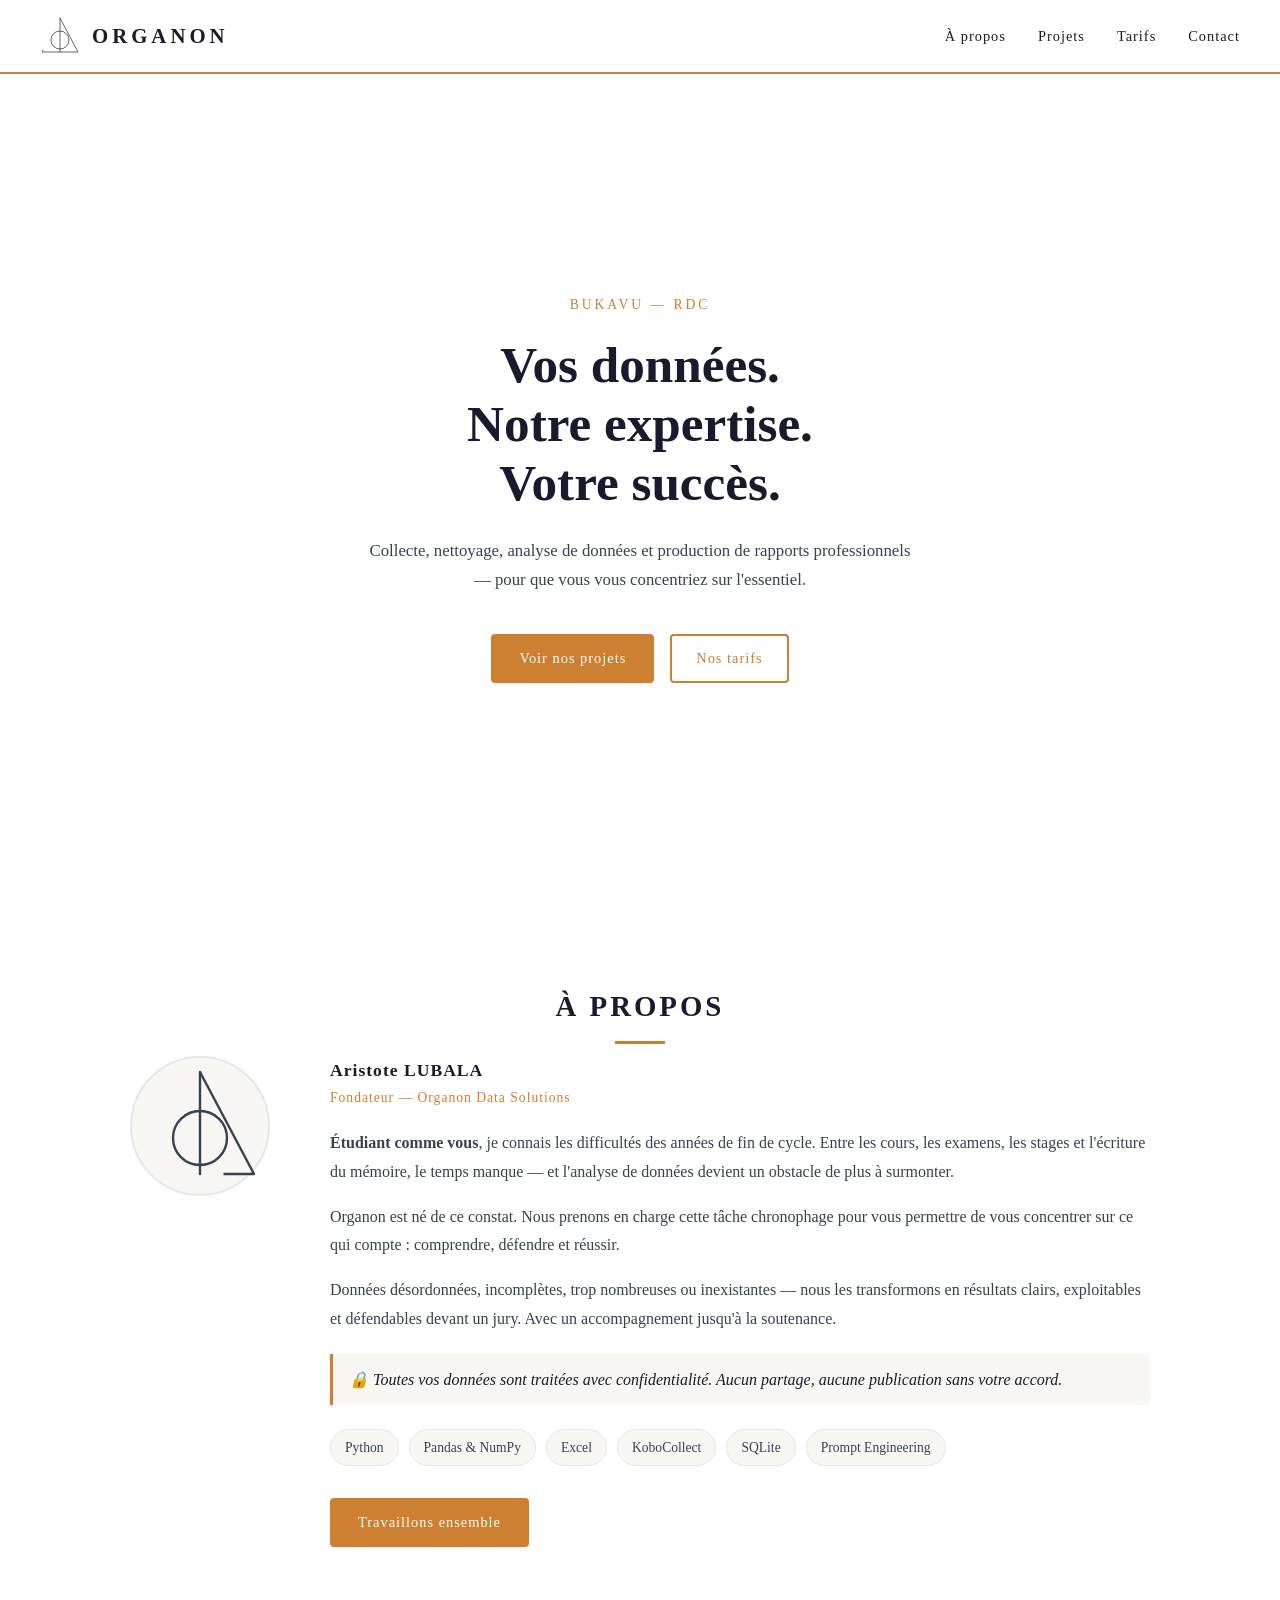
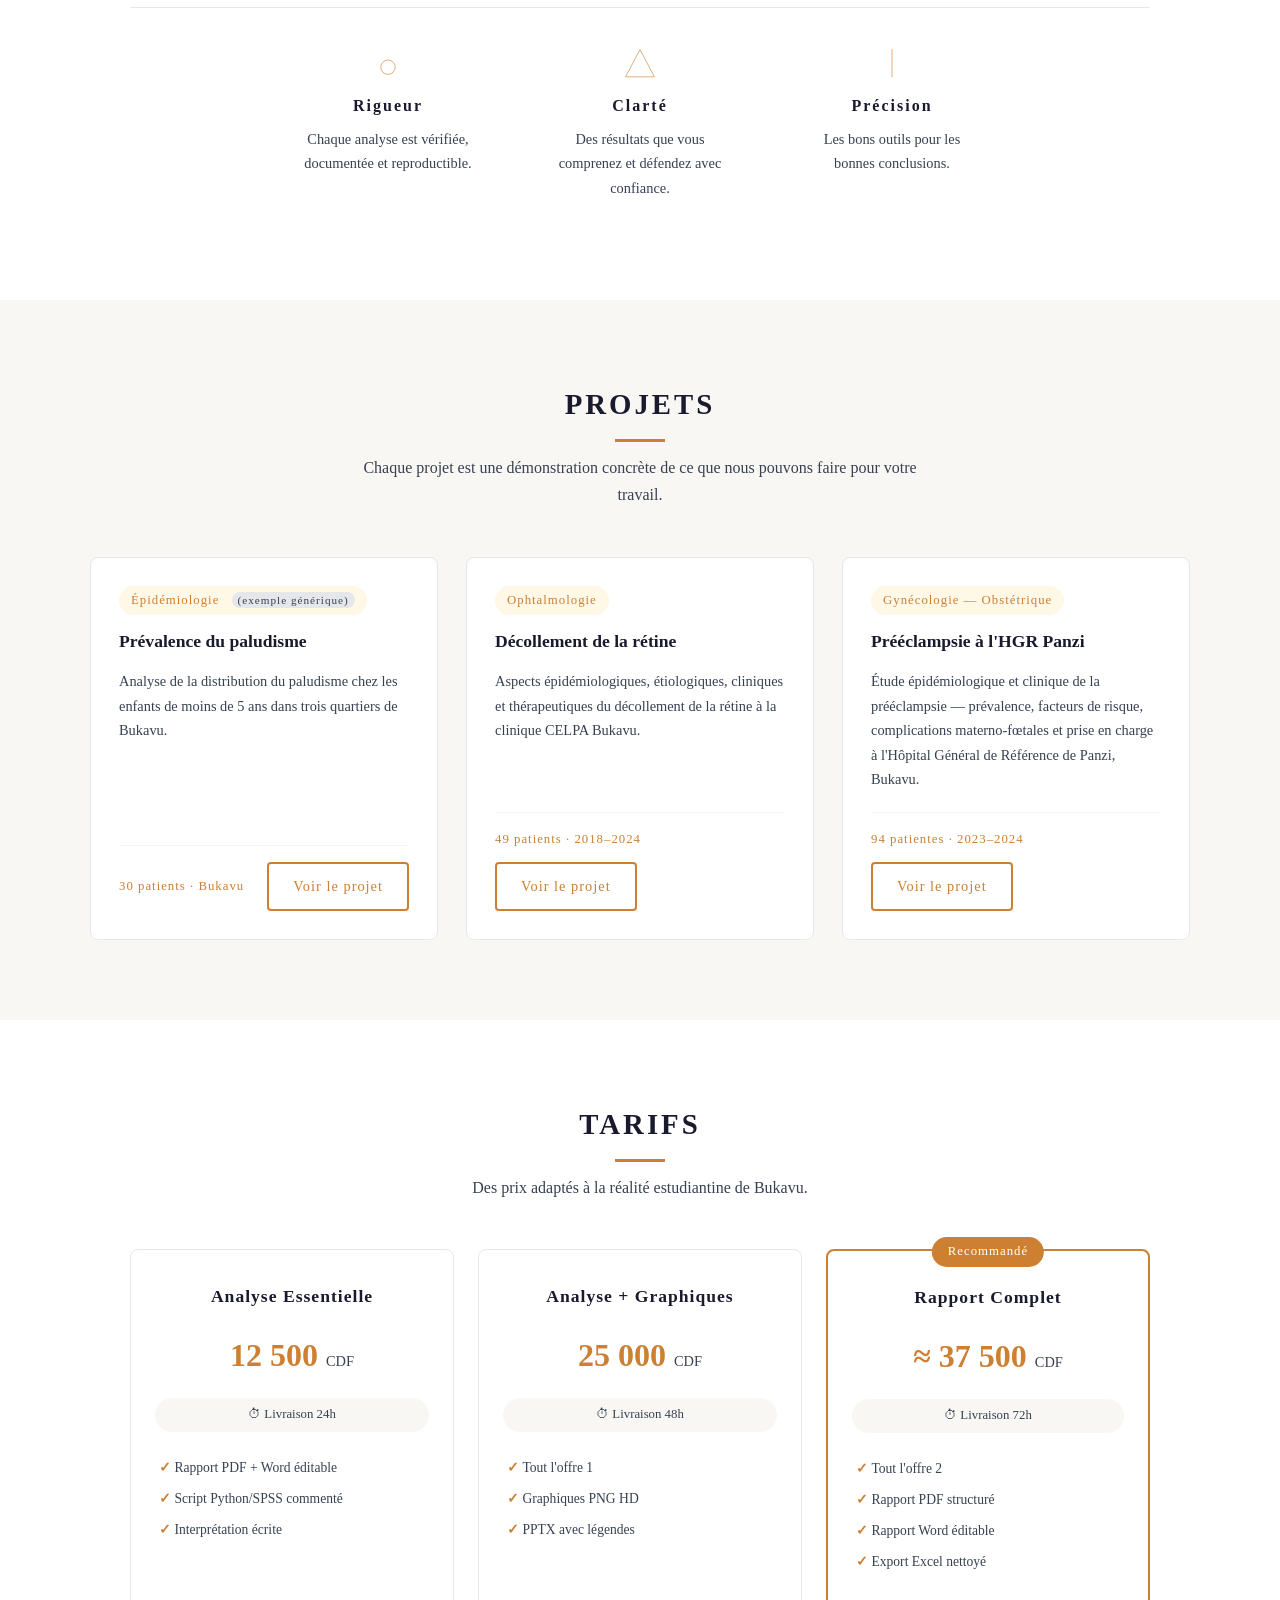
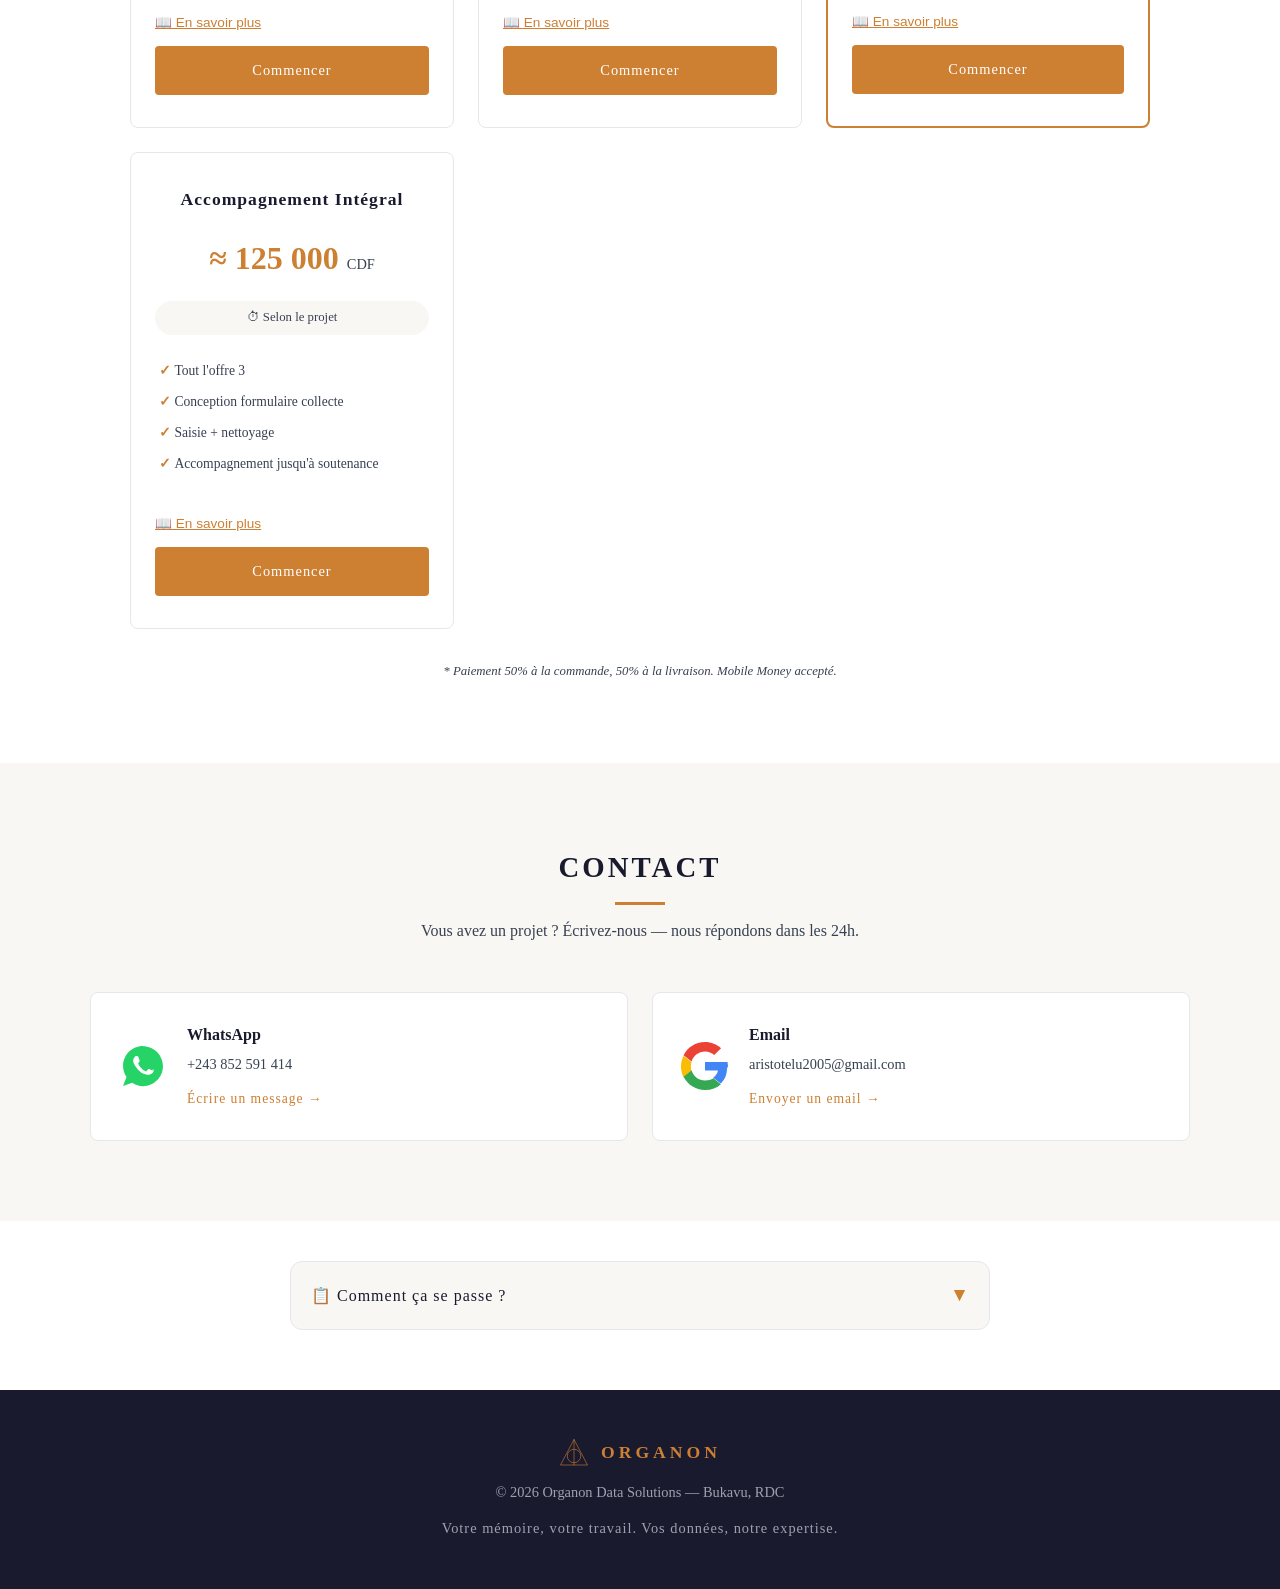
<file: index.html>
<!DOCTYPE html>
<html lang="fr">
<head>
  <meta charset="UTF-8" />
  <meta name="viewport" content="width=device-width, initial-scale=1.0" />
  <title>Organon Data Solutions — Bukavu</title>
  <link rel="stylesheet" href="assets/css/style.css" />
</head>
<body>

  <!-- =============================
       NAVIGATION - version approuvé 
       ============================= -->
  <nav class="navbar">
    <div class="nav-logo">
      <!-- Logo Harry Potter / Reliques de la Mort -->
      <svg xmlns="http://www.w3.org/2000/svg" viewBox="0 0 200 200" width="40" height="40">
        <line x1="100" y1="10" x2="100" y2="180" stroke="#374151" stroke-width="4" stroke-linecap="round" stroke-dasharray="170" stroke-dashoffset="170">
          <animate attributeName="stroke-dashoffset" from="170" to="0" dur="0.8s" begin="0s" fill="freeze"/>
        </line>
        <circle cx="100" cy="120" r="45" fill="none" stroke="#374151" stroke-width="4" stroke-dasharray="283" stroke-dashoffset="283">
          <animate attributeName="stroke-dashoffset" from="283" to="0" dur="0.8s" begin="0.8s" fill="freeze"/>
        </circle>
        <polygon points="100,10 190,180 10,180" fill="none" stroke="#374151" stroke-width="4" stroke-linejoin="round" stroke-dasharray="565" stroke-dashoffset="565">
          <animate attributeName="stroke-dashoffset" from="565" to="0" dur="1.2s" begin="1.6s" fill="freeze"/>
        </polygon>
      </svg>
      <span class="nav-title">ORGANON</span>
    </div>
    <ul class="nav-links">
      <li><a href="#apropos">À propos</a></li>
      <li><a href="#projets">Projets</a></li>
      <li><a href="#tarifs">Tarifs</a></li>
      <li><a href="#contact">Contact</a></li>
    </ul>
    <div class="burger">&#9776;</div>
  </nav>

  <!-- =============================
       HERO
       ============================= -->
  <section class="hero">
    <div class="hero-content">
      <p class="hero-tag">Bukavu — RDC</p>
      <h1>Vos données.<br/>Notre expertise.<br/>Votre succès.</h1>
      <p class="hero-sub">
        Collecte, nettoyage, analyse de données et production de rapports 
        professionnels — pour que vous vous concentriez sur l'essentiel.
      </p>
      <div class="hero-btns">
        <a href="#projets" class="btn-primary">Voir nos projets</a>
        <a href="#tarifs" class="btn-secondary">Nos tarifs</a>
      </div>
    </div>
  </section>

  <!-- =============================
       À PROPOS
       ============================= -->
  <section class="section" id="apropos">
    <h2 class="section-title">À propos</h2>
    <div class="apropos-wrapper">

      <div class="apropos-logo">
        <svg xmlns="http://www.w3.org/2000/svg" viewBox="0 0 200 200" width="120" height="120">
          <line x1="100" y1="10" x2="100" y2="180" stroke="#374151" stroke-width="4" stroke-linecap="round" stroke-dasharray="170" stroke-dashoffset="170">
            <animate attributeName="stroke-dashoffset" from="170" to="0" dur="0.8s" begin="0.3s" fill="freeze"/>
          </line>
          <circle cx="100" cy="120" r="45" fill="none" stroke="#374151" stroke-width="4" stroke-dasharray="283" stroke-dashoffset="283">
            <animate attributeName="stroke-dashoffset" from="283" to="0" dur="0.8s" begin="1.1s" fill="freeze"/>
          </circle>
          <polygon points="100,10 190,180 10,180" fill="none" stroke="#374151" stroke-width="4" stroke-linejoin="round" stroke-dasharray="565" stroke-dashoffset="565">
            <animate attributeName="stroke-dashoffset" from="565" to="0" dur="1.2s" begin="1.9s" fill="freeze"/>
          </polygon>
        </svg>
      </div>

      <div class="apropos-content">
        <p class="apropos-name">Aristote LUBALA</p>
        <p class="apropos-role">Fondateur — Organon Data Solutions</p>

        <p class="apropos-texte">
          <strong>Étudiant comme vous</strong>, je connais les difficultés des années de fin de cycle. 
          Entre les cours, les examens, les stages et l'écriture du mémoire, le temps manque — 
          et l'analyse de données devient un obstacle de plus à surmonter.
        </p>
        <p class="apropos-texte">
          Organon est né de ce constat. Nous prenons en charge cette tâche 
          chronophage pour vous permettre de vous concentrer sur ce qui compte : 
          comprendre, défendre et réussir.
        </p>
        <p class="apropos-texte">
          Données désordonnées, incomplètes, trop nombreuses ou inexistantes — 
          nous les transformons en résultats clairs, exploitables et défendables 
          devant un jury. Avec un accompagnement jusqu'à la soutenance.
        </p>

        <!-- Confidentialité -->
        <div class="confidentialite">
          🔒 Toutes vos données sont traitées avec confidentialité. Aucun partage, aucune publication sans votre accord.
        </div>

        <div class="apropos-competences">
          <span class="competence-tag">Python</span>
          <span class="competence-tag">Pandas & NumPy</span>
          <span class="competence-tag">Excel</span>
          <span class="competence-tag">KoboCollect</span>
          <span class="competence-tag">SQLite</span>
          <span class="competence-tag">Prompt Engineering</span>
        </div>

        <a href="#contact" class="btn-primary apropos-cta">Travaillons ensemble</a>
      </div>

    </div>

    <div class="valeurs">
      <div class="valeur-card">
        <span class="valeur-icon">
          <svg xmlns="http://www.w3.org/2000/svg" viewBox="0 0 200 200" width="32" height="32">
            <circle cx="100" cy="120" r="45" fill="none" stroke="#CD7F32" stroke-width="4"/>
          </svg>
        </span>
        <h3>Rigueur</h3>
        <p>Chaque analyse est vérifiée, documentée et reproductible.</p>
      </div>
      <div class="valeur-card">
        <span class="valeur-icon">
          <svg xmlns="http://www.w3.org/2000/svg" viewBox="0 0 200 200" width="32" height="32">
            <polygon points="100,10 190,180 10,180" fill="none" stroke="#CD7F32" stroke-width="4"/>
          </svg>
        </span>
        <h3>Clarté</h3>
        <p>Des résultats que vous comprenez et défendez avec confiance.</p>
      </div>
      <div class="valeur-card">
        <span class="valeur-icon">
          <svg xmlns="http://www.w3.org/2000/svg" viewBox="0 0 200 200" width="32" height="32">
            <line x1="100" y1="10" x2="100" y2="180" stroke="#CD7F32" stroke-width="4" stroke-linecap="round"/>
          </svg>
        </span>
        <h3>Précision</h3>
        <p>Les bons outils pour les bonnes conclusions.</p>
      </div>
    </div>
  </section>

  <!-- =============================
       PROJETS (avec projet 3 ajouté)
       ============================= -->
  <section class="section section-alt" id="projets">
    <h2 class="section-title">Projets</h2>
    <p class="section-sub">
      Chaque projet est une démonstration concrète de ce que nous pouvons 
      faire pour votre travail.
    </p>
    <div class="projets-grid">

      <!-- Projet 1 : générique -->
      <div class="projet-card">
        <div class="projet-tag">Épidémiologie <span class="badge-generique">(exemple générique)</span></div>
        <h3>Prévalence du paludisme</h3>
        <p>
          Analyse de la distribution du paludisme chez les enfants 
          de moins de 5 ans dans trois quartiers de Bukavu.
        </p>
        <div class="projet-footer">
          <span class="projet-meta">30 patients · Bukavu</span>
          <a href="projet1.html" class="btn-secondary">Voir le projet</a>
        </div>
      </div>

      <!-- Projet 2 : Ophtalmologie -->
      <div class="projet-card">
        <div class="projet-tag">Ophtalmologie</div>
        <h3>Décollement de la rétine</h3>
        <p>
          Aspects épidémiologiques, étiologiques, cliniques et thérapeutiques 
          du décollement de la rétine à la clinique CELPA Bukavu.
        </p>
        <div class="projet-footer">
          <span class="projet-meta">49 patients · 2018–2024</span>
          <a href="projet2.html" class="btn-secondary">Voir le projet</a>
        </div>
      </div>

      <!-- Projet 3 : Gynécologie (NOUVEAU) -->
      <div class="projet-card">
        <div class="projet-tag">Gynécologie — Obstétrique</div>
        <h3>Prééclampsie à l'HGR Panzi</h3>
        <p>
          Étude épidémiologique et clinique de la prééclampsie — prévalence, 
          facteurs de risque, complications materno-fœtales et prise en charge 
          à l'Hôpital Général de Référence de Panzi, Bukavu.
        </p>
        <div class="projet-footer">
          <span class="projet-meta">94 patientes · 2023–2024</span>
          <a href="projet3.html" class="btn-secondary">Voir le projet</a>
        </div>
      </div>

    </div>
  </section>

  <!-- =============================
       TARIFS
       ============================= -->
  <section class="section" id="tarifs">
    <h2 class="section-title">Tarifs</h2>
    <p class="section-sub">
      Des prix adaptés à la réalité estudiantine de Bukavu.
    </p>
    <div class="tarifs-grid">

      <!-- Offre 1 -->
      <div class="tarif-card">
        <h3>Analyse Essentielle</h3>
        <div class="tarif-prix">12 500 <span>CDF</span></div>
        <div class="tarif-delai">⏱ Livraison 24h</div>
        <ul>
          <li>Rapport PDF + Word éditable</li>
          <li>Script Python/SPSS commenté</li>
          <li>Interprétation écrite</li>
        </ul>
        <button class="btn-details" data-modal="modal1">📖 En savoir plus</button>
        <a href="https://wa.me/243852591414?text=Bonjour%2C%20je%20suis%20int%C3%A9ress%C3%A9%20par%20l%27offre%20%22Analyse%20Essentielle%22%20(12500%20CDF).%20Je%20souhaite%20commander." class="btn-primary">Commencer</a>
      </div>

      <!-- Offre 2 -->
      <div class="tarif-card">
        <h3>Analyse + Graphiques</h3>
        <div class="tarif-prix">25 000 <span>CDF</span></div>
        <div class="tarif-delai">⏱ Livraison 48h</div>
        <ul>
          <li>Tout l'offre 1</li>
          <li>Graphiques PNG HD</li>
          <li>PPTX avec légendes</li>
        </ul>
        <button class="btn-details" data-modal="modal2">📖 En savoir plus</button>
        <a href="https://wa.me/243852591414?text=Bonjour%2C%20je%20suis%20int%C3%A9ress%C3%A9%20par%20l%27offre%20%22Analyse%20%2B%20Graphiques%22%20(25000%20CDF)." class="btn-primary">Commencer</a>
      </div>

      <!-- Offre 3 (Recommandée) -->
      <div class="tarif-card tarif-featured">
        <div class="tarif-badge">Recommandé</div>
        <h3>Rapport Complet</h3>
        <div class="tarif-prix">≈ 37 500 <span>CDF</span></div>
        <div class="tarif-delai">⏱ Livraison 72h</div>
        <ul>
          <li>Tout l'offre 2</li>
          <li>Rapport PDF structuré</li>
          <li>Rapport Word éditable</li>
          <li>Export Excel nettoyé</li>
        </ul>
        <button class="btn-details" data-modal="modal3">📖 En savoir plus</button>
        <a href="https://wa.me/243852591414?text=Bonjour%2C%20je%20suis%20int%C3%A9ress%C3%A9%20par%20l%27offre%20%22Rapport%20Complet%22%20(environ%2037500%20CDF)." class="btn-primary">Commencer</a>
      </div>

      <!-- Offre 4 -->
      <div class="tarif-card">
        <h3>Accompagnement Intégral</h3>
        <div class="tarif-prix">≈ 125 000 <span>CDF</span></div>
        <div class="tarif-delai">⏱ Selon le projet</div>
        <ul>
          <li>Tout l'offre 3</li>
          <li>Conception formulaire collecte</li>
          <li>Saisie + nettoyage</li>
          <li>Accompagnement jusqu'à soutenance</li>
        </ul>
        <button class="btn-details" data-modal="modal4">📖 En savoir plus</button>
        <a href="https://wa.me/243852591414?text=Bonjour%2C%20je%20suis%20int%C3%A9ress%C3%A9%20par%20l%27offre%20%22Accompagnement%20Int%C3%A9gral%22%20(environ%20125000%20CDF)." class="btn-primary">Commencer</a>
      </div>

    </div>
    <p class="tarif-note">
      * Paiement 50% à la commande, 50% à la livraison. Mobile Money accepté.
    </p>
  </section>

  <!-- =============================
       POPUPS MODALS
       ============================= -->
  <!-- Modal 1 -->
  <div id="modal1" class="modal">
    <div class="modal-content">
      <span class="modal-close">&times;</span>
      <h4>📊 Analyse Essentielle</h4>
      <p><strong>Public :</strong> Étudiants qui ont déjà des données propres et veulent juste les résultats statistiques.</p>
      <p><strong>Livrables détaillés :</strong></p>
      <ul>
        <li>Rapport PDF <strong>ET Word éditable</strong> (tableaux faciles à copier)</li>
        <li>Script Python/SPSS commenté</li>
        <li>Interprétation écrite des résultats</li>
      </ul>
      <p><strong>💳 Paiement :</strong> 50% à la commande, 50% à la livraison.</p>
      <p><strong>🔒 Confidentialité totale.</strong></p>
    </div>
  </div>

  <!-- Modal 2 -->
  <div id="modal2" class="modal">
    <div class="modal-content">
      <span class="modal-close">&times;</span>
      <h4>📊 Analyse + Graphiques</h4>
      <p><strong>Public :</strong> Étudiants qui veulent des résultats chiffrés ET des visuels percutants pour leur soutenance.</p>
      <p><strong>Livrables détaillés :</strong></p>
      <ul>
        <li>Tout l'offre Analyse Essentielle</li>
        <li>Graphiques PNG haute résolution</li>
        <li><strong>PPTX (PowerPoint)</strong> avec graphiques et légendes prêts à présenter</li>
      </ul>
      <p><strong>💳 Paiement :</strong> 50% à la commande, 50% à la livraison.</p>
      <p><strong>🔒 Confidentialité totale.</strong></p>
    </div>
  </div>

  <!-- Modal 3 -->
  <div id="modal3" class="modal">
    <div class="modal-content">
      <span class="modal-close">&times;</span>
      <h4>📊 Rapport Complet</h4>
      <p><strong>Public :</strong> Étudiants qui veulent un document "clé en main" à déposer avec leur mémoire.</p>
      <p><strong>Livrables détaillés :</strong></p>
      <ul>
        <li>Tout l'offre Analyse + Graphiques (Word, PDF, PNG, PPTX)</li>
        <li>Rapport PDF structuré (méthodologie + résultats + interprétation)</li>
        <li>Rapport Word éditable</li>
        <li>Export Excel des données nettoyées</li>
      </ul>
      <p><strong>💳 Paiement :</strong> 50% à la commande, 50% à la livraison.</p>
      <p><strong>🔒 Confidentialité totale.</strong></p>
    </div>
  </div>

  <!-- Modal 4 -->
  <div id="modal4" class="modal">
    <div class="modal-content">
      <span class="modal-close">&times;</span>
      <h4>📊 Accompagnement Intégral</h4>
      <p><strong>Public :</strong> Étudiants qui partent de zéro ou veulent une aide jusqu'à la soutenance.</p>
      <p><strong>Livrables détaillés :</strong></p>
      <ul>
        <li>Tout l'offre Rapport Complet</li>
        <li>Conception du formulaire de collecte (KoboCollect, Google Forms)</li>
        <li>Saisie et nettoyage des données brutes</li>
        <li>Accompagnement WhatsApp illimité</li>
        <li>Révisions jusqu'à validation</li>
        <li>Simulation des questions du jury sur les stats</li>
      </ul>
      <p><strong>💳 Paiement :</strong> 50% à la commande, 50% à la livraison.</p>
      <p><strong>🔒 Confidentialité totale.</strong></p>
    </div>
  </div>

  <!-- =============================
       CONTACT
       ============================= -->
  <section class="section section-alt" id="contact">
    <h2 class="section-title">Contact</h2>
    <p class="section-sub">
      Vous avez un projet ? Écrivez-nous — nous répondons dans les 24h.
    </p>
    <div class="contact-grid">

      <!-- WhatsApp officiel -->
      <a href="https://wa.me/243852591414" target="_blank" class="contact-card">
        <div class="contact-icon">
          <svg xmlns="http://www.w3.org/2000/svg" viewBox="0 0 48 48" width="48" height="48">
            <path fill="#25D366" d="M24.01 4.07C13.07 4.07 4.07 13.07 4.07 24.01c0 4.02 1.22 7.89 3.48 11.09L4 44.02l9.22-3.25c3.2 2.16 7.01 3.36 10.79 3.36 10.94 0 19.94-9 19.94-19.93 0-10.94-9-19.93-19.94-19.93z"/>
            <path fill="#FFF" d="M33.5 28.7c-.5-.2-2.9-1.5-3.4-1.6-.4-.2-.8-.2-1.1.2-.3.4-1.2 1.6-1.5 1.9-.3.3-.6.3-1 .1-1.6-.8-3.6-2.2-5-4-1.2-1.4-2-3.1-2.2-3.6-.2-.4 0-.7.2-.9.2-.2.5-.6.7-.8.2-.3.3-.5.4-.9.1-.4 0-.7-.1-.9-.1-.3-.9-2.5-1.3-3.4-.3-.9-.7-.8-1-.8h-.9c-.3 0-.9.1-1.3.7-.5.6-1.8 1.7-1.8 4.1 0 2.4 1.7 4.7 2 5.1.3.4 3.5 5.7 8.5 7.9 1.2.5 2.2.8 3 .9 1.3.2 2.4.1 3.3-.2 1-.3 2.9-1.2 3.3-2.4.4-1.1.4-2.1.3-2.3-.1-.2-.4-.4-.9-.6z"/>
          </svg>
        </div>
        <div class="contact-info">
          <h3>WhatsApp</h3>
          <p>+243 852 591 414</p>
          <span class="contact-action">Écrire un message →</span>
        </div>
      </a>

      <!-- Email officiel Gmail -->
      <a href="mailto:aristotelu2005@gmail.com" class="contact-card">
        <div class="contact-icon">
          <svg xmlns="http://www.w3.org/2000/svg" viewBox="0 0 48 48" width="48" height="48">
            <path fill="#EA4335" d="M24 9.5c3.54 0 6.71 1.22 9.21 3.6l6.85-6.85C35.9 2.38 30.2 0 24 0 14.62 0 6.51 5.38 2.56 13.22l7.98 6.2C12.43 13.72 17.74 9.5 24 9.5z"/>
            <path fill="#4285F4" d="M46.98 24.55c0-1.56-.16-3.14-.52-4.64H24v8.64h12.96c-.56 2.96-2.26 5.48-4.78 7.18l7.52 5.86c4.02-3.68 6.28-9.07 6.28-15.04z"/>
            <path fill="#FBBC05" d="M10.54 28.78c-.96-2.88-.96-5.98 0-8.86l-7.98-6.2c-3.44 6.86-3.44 14.86 0 21.72l7.98-6.2z"/>
            <path fill="#34A853" d="M24 48c6.48 0 11.93-2.13 15.89-5.81l-7.52-5.86c-2.12 1.44-4.92 2.27-8.37 2.27-6.26 0-11.57-4.22-13.46-10.02l-7.98 6.2C6.51 42.62 14.62 48 24 48z"/>
          </svg>
        </div>
        <div class="contact-info">
          <h3>Email</h3>
          <p>aristotelu2005@gmail.com</p>
          <span class="contact-action">Envoyer un email →</span>
        </div>
      </a>

    </div>
  </section>

  <!-- =============================
       PROCESS (accordéon discret) - PLACÉ AVANT LE FOOTER
       ============================= -->
  <section class="process-section" id="process">
    <div class="process-header">
      <h3 class="process-title">📋 Comment ça se passe ?</h3>
      <button id="processToggle" class="process-toggle">▼</button>
    </div>
    <div id="processContent" class="process-content hidden-process">
      <div class="process-steps">
        <div class="step">
          <span class="step-number">1</span>
          <div class="step-text">
            <strong>Vous envoyez vos données</strong>
            <p>Excel, KoboCollect, formulaire papier scanné, ou même photo d'un questionnaire.</p>
          </div>
        </div>
        <div class="step">
          <span class="step-number">2</span>
          <div class="step-text">
            <strong>On analyse et on produit</strong>
            <p>Statistiques, graphiques, rapport Word, PPTX — selon votre offre.</p>
          </div>
        </div>
        <div class="step">
          <span class="step-number">3</span>
          <div class="step-text">
            <strong>Vous validez et payez le solde</strong>
            <p>50% à la commande, 50% à la livraison. Paiement par Mobile Money (M-Pesa, Orange Money).</p>
          </div>
        </div>
      </div>
    </div>
  </section>

  <!-- =============================
       FOOTER
       ============================= -->
  <footer class="footer">
    <div class="footer-logo">
      <svg xmlns="http://www.w3.org/2000/svg" viewBox="0 0 200 200" width="30" height="30">
        <line x1="100" y1="10" x2="100" y2="180" stroke="#CD7F32" stroke-width="4" stroke-linecap="round"/>
        <circle cx="100" cy="120" r="45" fill="none" stroke="#CD7F32" stroke-width="4"/>
        <polygon points="100,10 190,180 10,180" fill="none" stroke="#CD7F32" stroke-width="4" stroke-linejoin="round"/>
      </svg>
      <span>ORGANON</span>
    </div>
    <p>© 2026 Organon Data Solutions — Bukavu, RDC</p>
    <p class="footer-sub">Votre mémoire, votre travail. Vos données, notre expertise.</p>
  </footer>

  <script src="assets/js/main.js"></script>
  <script data-goatcounter="https://organon-lite.goatcounter.com/count"
        async src="//gc.zgo.at/count.js"></script>

</body>
</html>
</file>
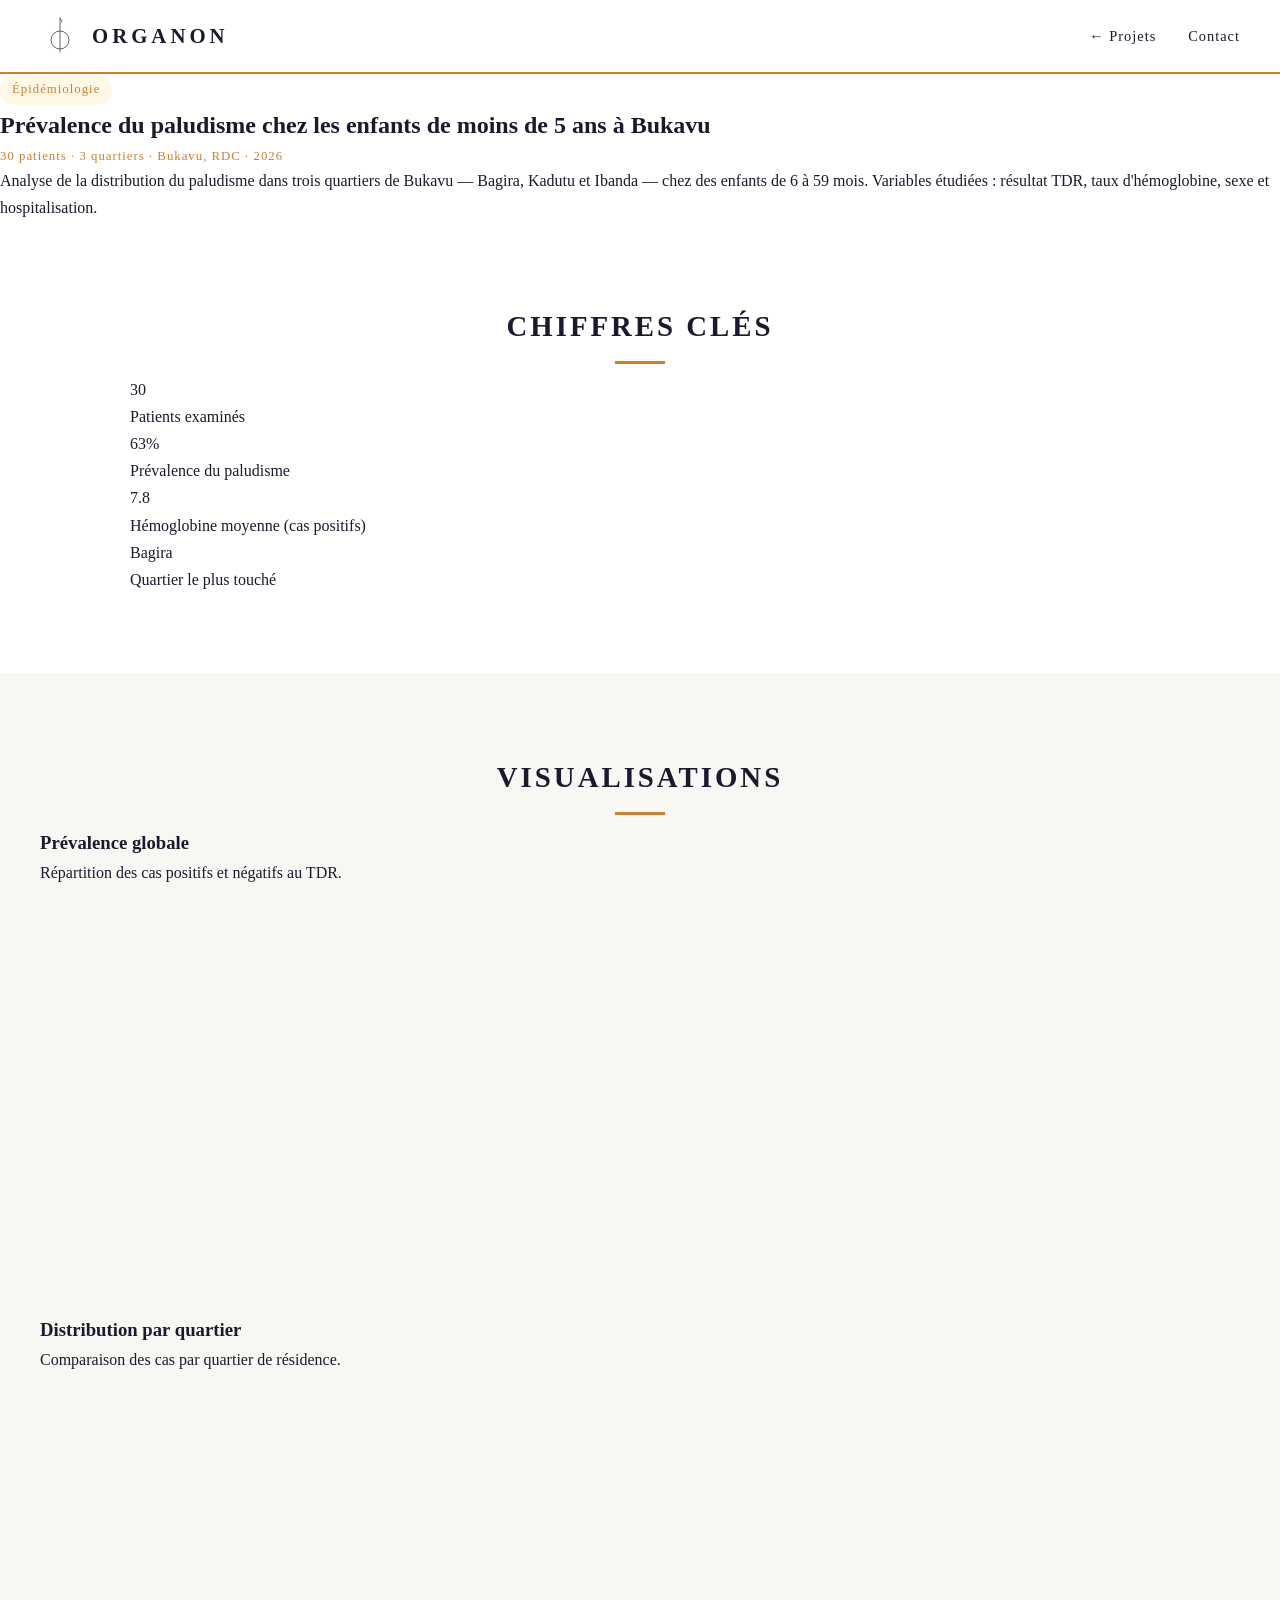
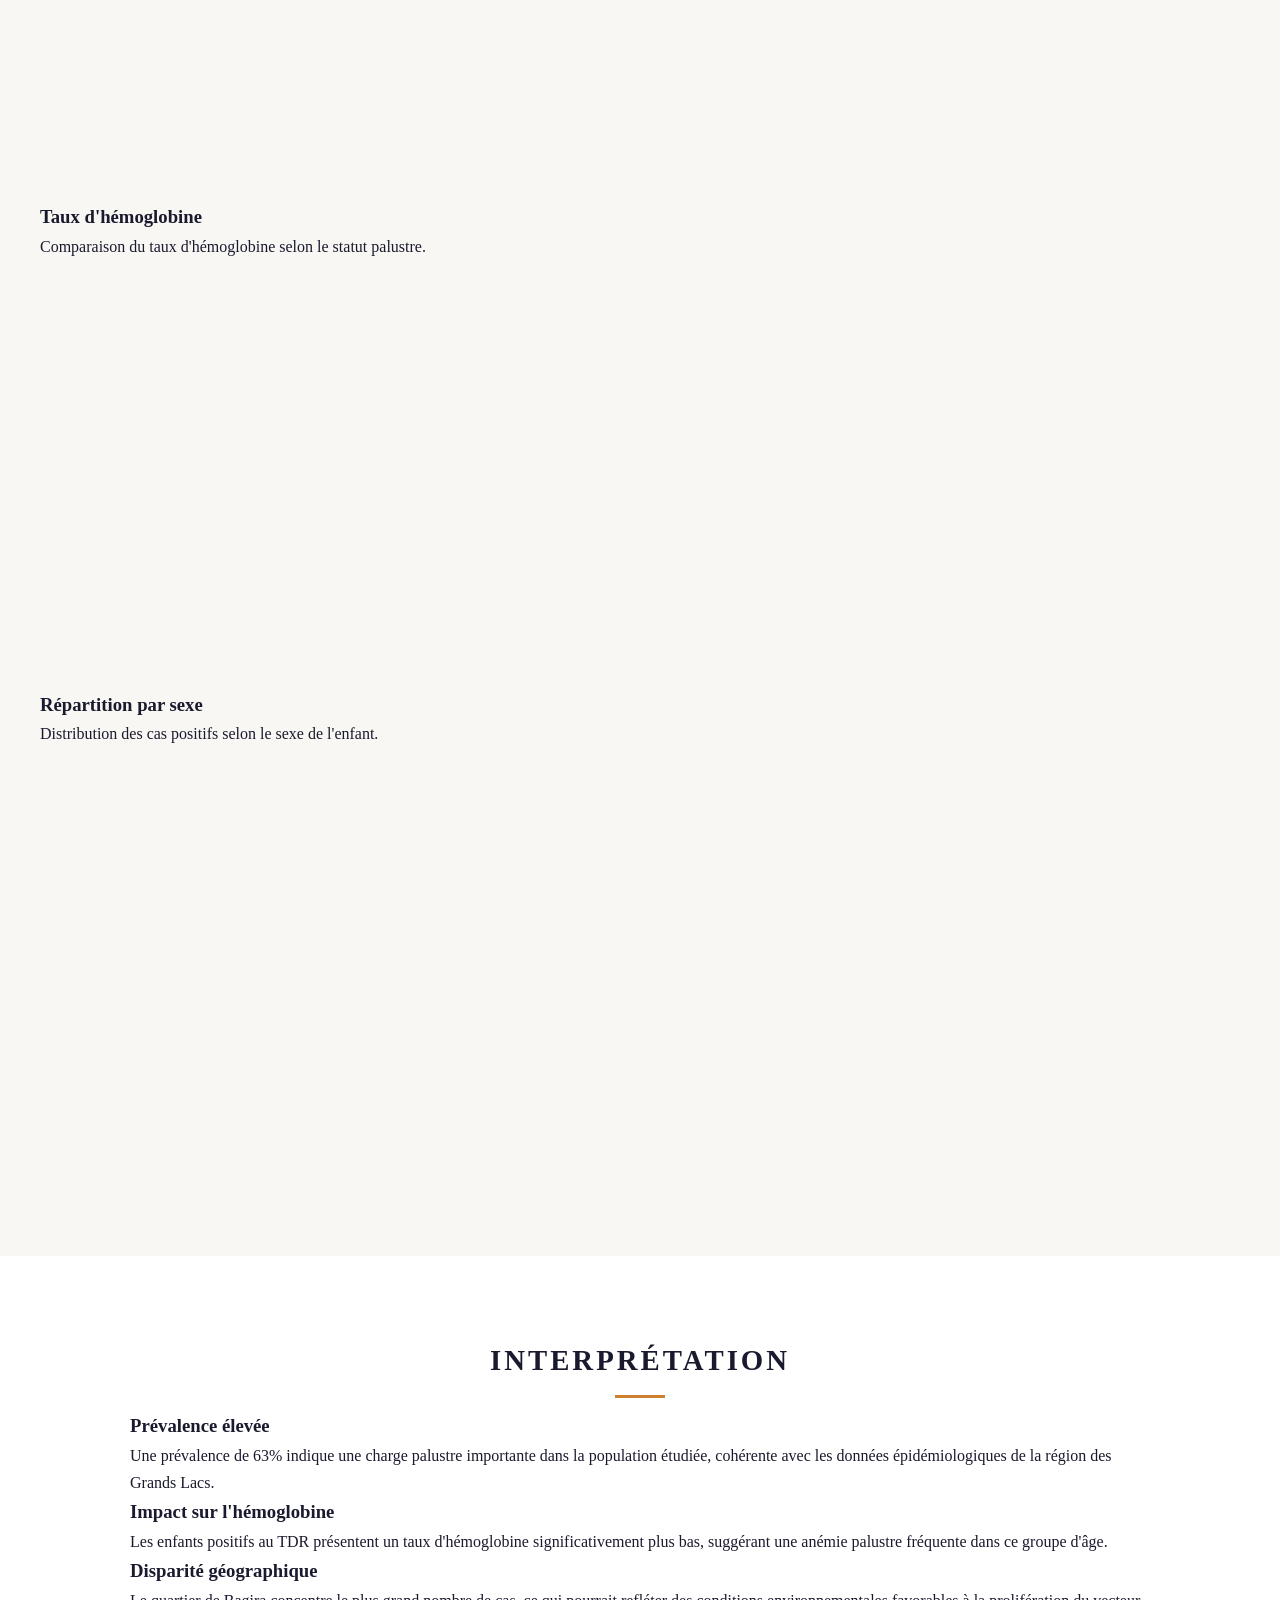
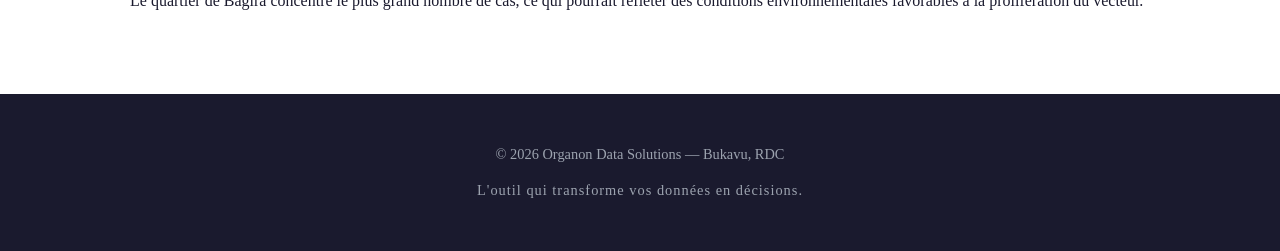
<file: projet1.html>
<!DOCTYPE html>
<html lang="fr">
<head>
  <meta charset="UTF-8" />
  <meta name="viewport" content="width=device-width, initial-scale=1.0" />
  <title>Projet 1 — Paludisme | Organon</title>
  <link rel="stylesheet" href="assets/css/style.css" />
  <link rel="stylesheet" href="assets/css/projet.css" />
</head>
<body>

  <!-- NAVBAR -->
  <nav class="navbar">
    <div class="nav-logo">
      <svg xmlns="http://www.w3.org/2000/svg" viewBox="0 0 200 200" width="40" height="40">
        <line x1="100" y1="10" x2="100" y2="180" stroke="#374151" stroke-width="4" stroke-linecap="round" stroke-dasharray="170" stroke-dashoffset="170">
          <animate attributeName="stroke-dashoffset" from="170" to="0" dur="0.8s" begin="0s" fill="freeze"/>
        </line>
        <circle cx="100" cy="120" r="45" fill="none" stroke="#374151" stroke-width="4" stroke-dasharray="283" stroke-dashoffset="283">
          <animate attributeName="stroke-dashoffset" from="283" to="0" dur="0.8s" begin="0.8s" fill="freeze"/>
        </circle>
        <polygon points="100,10 190,180 10,180" fill="none" stroke="#374151" stroke-width="4" stroke-linejoin="round" stroke-dasharray="565" stroke-dashoffset="565">
          <animate attributeName="stroke-dashoffset" from="565" to="0" dur="1.2s" begin="1.6s" fill="freeze"/>
        </polygon>
      </svg>
      <span class="nav-title">ORGANON</span>
    </div>
    <ul class="nav-links">
      <li><a href="index.html#projets">← Projets</a></li>
      <li><a href="index.html#contact">Contact</a></li>
    </ul>
  </nav>

  <!-- EN-TÊTE PROJET -->
  <section class="projet-hero">
    <div class="projet-hero-content">
      <div class="projet-tag">Épidémiologie</div>
      <h1>Prévalence du paludisme chez les enfants de moins de 5 ans à Bukavu</h1>
      <p class="projet-meta">30 patients · 3 quartiers · Bukavu, RDC · 2026</p>
      <p class="projet-desc">
        Analyse de la distribution du paludisme dans trois quartiers de Bukavu —
        Bagira, Kadutu et Ibanda — chez des enfants de 6 à 59 mois.
        Variables étudiées : résultat TDR, taux d'hémoglobine, sexe et hospitalisation.
      </p>
    </div>
  </section>

  <!-- CHIFFRES CLÉS -->
  <section class="section">
    <h2 class="section-title">Chiffres clés</h2>
    <div class="kpi-grid">
      <div class="kpi-card">
        <div class="kpi-valeur">30</div>
        <div class="kpi-label">Patients examinés</div>
      </div>
      <div class="kpi-card">
        <div class="kpi-valeur">63%</div>
        <div class="kpi-label">Prévalence du paludisme</div>
      </div>
      <div class="kpi-card">
        <div class="kpi-valeur">7.8</div>
        <div class="kpi-label">Hémoglobine moyenne (cas positifs)</div>
      </div>
      <div class="kpi-card">
        <div class="kpi-valeur">Bagira</div>
        <div class="kpi-label">Quartier le plus touché</div>
      </div>
    </div>
  </section>

  <!-- GRAPHIQUES -->
  <section class="section section-alt">
    <h2 class="section-title">Visualisations</h2>
    <div class="graphiques-grid">

      <div class="graphique-bloc">
        <h3>Prévalence globale</h3>
        <p>Répartition des cas positifs et négatifs au TDR.</p>
        <iframe src="graphiques/graph1a.html" width="100%" height="420" frameborder="0"></iframe>
      </div>

      <div class="graphique-bloc">
        <h3>Distribution par quartier</h3>
        <p>Comparaison des cas par quartier de résidence.</p>
        <iframe src="graphiques/graph1b.html" width="100%" height="420" frameborder="0"></iframe>
      </div>

      <div class="graphique-bloc">
        <h3>Taux d'hémoglobine</h3>
        <p>Comparaison du taux d'hémoglobine selon le statut palustre.</p>
        <iframe src="graphiques/graph1c.html" width="100%" height="420" frameborder="0"></iframe>
      </div>

      <div class="graphique-bloc">
        <h3>Répartition par sexe</h3>
        <p>Distribution des cas positifs selon le sexe de l'enfant.</p>
        <iframe src="graphiques/graph1d.html" width="100%" height="420" frameborder="0"></iframe>
      </div>

    </div>
  </section>

  <!-- INTERPRÉTATION -->
  <section class="section">
    <h2 class="section-title">Interprétation</h2>
    <div class="interpretation">
      <div class="interpretation-bloc">
        <h3>Prévalence élevée</h3>
        <p>
          Une prévalence de 63% indique une charge palustre importante
          dans la population étudiée, cohérente avec les données
          épidémiologiques de la région des Grands Lacs.
        </p>
      </div>
      <div class="interpretation-bloc">
        <h3>Impact sur l'hémoglobine</h3>
        <p>
          Les enfants positifs au TDR présentent un taux d'hémoglobine
          significativement plus bas, suggérant une anémie palustre
          fréquente dans ce groupe d'âge.
        </p>
      </div>
      <div class="interpretation-bloc">
        <h3>Disparité géographique</h3>
        <p>
          Le quartier de Bagira concentre le plus grand nombre de cas,
          ce qui pourrait refléter des conditions environnementales
          favorables à la prolifération du vecteur.
        </p>
      </div>
    </div>
  </section>

  <!-- FOOTER -->
  <footer class="footer">
    <p>© 2026 Organon Data Solutions — Bukavu, RDC</p>
    <p class="footer-sub">L'outil qui transforme vos données en décisions.</p>
  </footer>

  <script src="assets/js/main.js"></script>
  <script data-goatcounter="https://organon-lite.goatcounter.com/count"
        async src="//gc.zgo.at/count.js"></script>

</body>
</html>
</file>
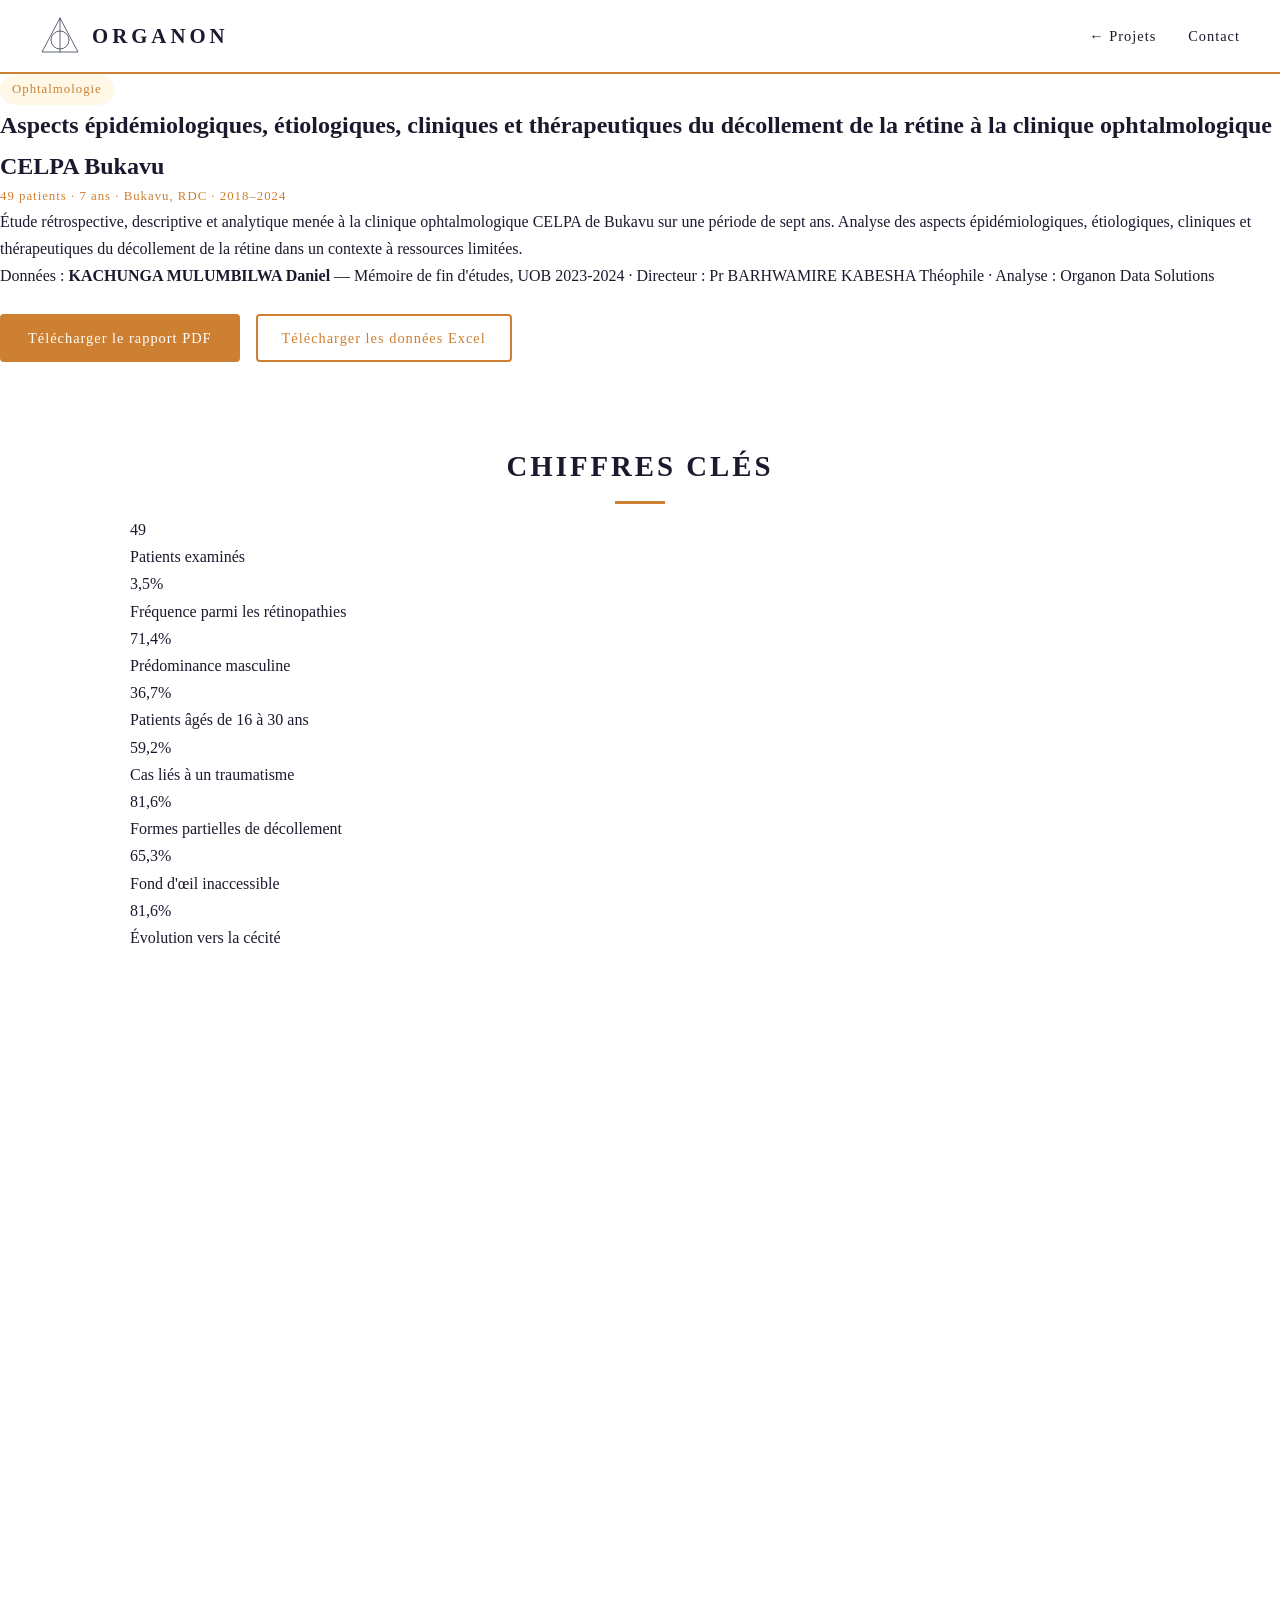
<file: projet2.html>
<!DOCTYPE html>
<html lang="fr">
<head>
  <meta charset="UTF-8" />
  <meta name="viewport" content="width=device-width, initial-scale=1.0" />
  <title>Projet 2 — Décollement de la rétine | Organon</title>
  <link rel="stylesheet" href="assets/css/style.css" />
  <link rel="stylesheet" href="assets/css/projet.css" />
</head>
<body>

  <!-- NAVBAR -->
  <nav class="navbar">
    <div class="nav-logo">
      <svg xmlns="http://www.w3.org/2000/svg" viewBox="0 0 200 200" width="40" height="40">
        <line x1="100" y1="10" x2="100" y2="180" stroke="#374151" stroke-width="4" stroke-linecap="round" stroke-dasharray="170" stroke-dashoffset="170">
          <animate attributeName="stroke-dashoffset" from="170" to="0" dur="0.8s" begin="0s" fill="freeze"/>
        </line>
        <circle cx="100" cy="120" r="45" fill="none" stroke="#374151" stroke-width="4" stroke-dasharray="283" stroke-dashoffset="283">
          <animate attributeName="stroke-dashoffset" from="283" to="0" dur="0.8s" begin="0.8s" fill="freeze"/>
        </circle>
        <polygon points="100,10 190,180 10,180" fill="none" stroke="#374151" stroke-width="4" stroke-linejoin="round" stroke-dasharray="565" stroke-dashoffset="565">
          <animate attributeName="stroke-dashoffset" from="565" to="0" dur="1.2s" begin="1.6s" fill="freeze"/>
        </polygon>
      </svg>
      <span class="nav-title">ORGANON</span>
    </div>
    <ul class="nav-links">
      <li><a href="index.html#projets">← Projets</a></li>
      <li><a href="index.html#contact">Contact</a></li>
    </ul>
    <div class="burger">&#9776;</div>
  </nav>

  <!-- EN-TÊTE PROJET -->
  <section class="projet-hero">
    <div class="projet-hero-content">
      <div class="projet-tag">Ophtalmologie</div>
      <h1>
        Aspects épidémiologiques, étiologiques, cliniques et thérapeutiques
        du décollement de la rétine à la clinique ophtalmologique CELPA Bukavu
      </h1>
      <p class="projet-meta">
        49 patients · 7 ans · Bukavu, RDC · 2018–2024
      </p>
      <p class="projet-desc">
        Étude rétrospective, descriptive et analytique menée à la clinique
        ophtalmologique CELPA de Bukavu sur une période de sept ans.
        Analyse des aspects épidémiologiques, étiologiques, cliniques et
        thérapeutiques du décollement de la rétine dans un contexte
        à ressources limitées.
      </p>
      <p class="projet-credit">
        Données : <strong>KACHUNGA MULUMBILWA Daniel</strong> —
        Mémoire de fin d'études, UOB 2023-2024 ·
        Directeur : Pr BARHWAMIRE KABESHA Théophile ·
        Analyse : Organon Data Solutions
      </p>
      <div class="projet-hero-btns">
        <a href="projets/projet2/rapports/rapport_projet2_kachunga.pdf"
           download class="btn-primary">
          Télécharger le rapport PDF
        </a>
        <a href="projets/projet2/rapports/projet2_kachunga_donnees.xlsx"
           download class="btn-secondary">
          Télécharger les données Excel
        </a>
      </div>
    </div>
  </section>

  <!-- CHIFFRES CLÉS -->
  <section class="section">
    <h2 class="section-title">Chiffres clés</h2>
    <div class="kpi-grid">
      <div class="kpi-card">
        <div class="kpi-valeur">49</div>
        <div class="kpi-label">Patients examinés</div>
      </div>
      <div class="kpi-card">
        <div class="kpi-valeur">3,5%</div>
        <div class="kpi-label">Fréquence parmi les rétinopathies</div>
      </div>
      <div class="kpi-card">
        <div class="kpi-valeur">71,4%</div>
        <div class="kpi-label">Prédominance masculine</div>
      </div>
      <div class="kpi-card">
        <div class="kpi-valeur">36,7%</div>
        <div class="kpi-label">Patients âgés de 16 à 30 ans</div>
      </div>
      <div class="kpi-card">
        <div class="kpi-valeur">59,2%</div>
        <div class="kpi-label">Cas liés à un traumatisme</div>
      </div>
      <div class="kpi-card">
        <div class="kpi-valeur">81,6%</div>
        <div class="kpi-label">Formes partielles de décollement</div>
      </div>
      <div class="kpi-card">
        <div class="kpi-valeur">65,3%</div>
        <div class="kpi-label">Fond d'œil inaccessible</div>
      </div>
      <div class="kpi-card">
        <div class="kpi-valeur">81,6%</div>
        <div class="kpi-label">Évolution vers la cécité</div>
      </div>
    </div>
  </section>

  <!-- GRAPHIQUES -->
  <section class="section section-alt">
    <h2 class="section-title">Visualisations</h2>
    <div class="graphiques-grid">

      <div class="graphique-bloc">
        <h3>Répartition par sexe</h3>
        <p>Distribution des patients selon le sexe.</p>
        <img src="projets/projet2/graphiques/sexe_barres_vert.png"
             alt="Répartition par sexe" />
      </div>

      <div class="graphique-bloc">
        <h3>Répartition par tranche d'âge</h3>
        <p>Distribution des patients selon la tranche d'âge.</p>
        <img src="projets/projet2/graphiques/tranche_age_barres_vert.png"
             alt="Tranche d'âge" />
      </div>

      <div class="graphique-bloc">
        <h3>Distribution de l'âge</h3>
        <p>Courbe de densité de l'âge des patients.</p>
        <img src="projets/projet2/graphiques/age_densite.png"
             alt="Distribution de l'âge" />
      </div>

      <div class="graphique-bloc">
        <h3>Profession</h3>
        <p>Répartition selon la catégorie professionnelle.</p>
        <img src="projets/projet2/graphiques/profession_donut.png"
             alt="Profession" />
      </div>

      <div class="graphique-bloc">
        <h3>Résidence</h3>
        <p>Provenance géographique des patients.</p>
        <img src="projets/projet2/graphiques/residence_donut.png"
             alt="Résidence" />
      </div>

      <div class="graphique-bloc">
        <h3>Niveau d'instruction</h3>
        <p>Répartition selon le niveau d'instruction.</p>
        <img src="projets/projet2/graphiques/niveau_instruction_barres_vert.png"
             alt="Niveau d'instruction" />
      </div>

      <div class="graphique-bloc">
        <h3>Statut matrimonial</h3>
        <p>Répartition selon le statut matrimonial.</p>
        <img src="projets/projet2/graphiques/statut_matrimonial_donut.png"
             alt="Statut matrimonial" />
      </div>

      <div class="graphique-bloc">
        <h3>Antécédents médicaux</h3>
        <p>Antécédents médicaux personnels des patients.</p>
        <img src="projets/projet2/graphiques/atcd_medicaux_barres_vert.png"
             alt="Antécédents médicaux" />
      </div>

      <div class="graphique-bloc">
        <h3>Antécédents ophtalmologiques</h3>
        <p>Antécédents ophtalmologiques des patients.</p>
        <img src="projets/projet2/graphiques/atcd_ophtalmologiques_donut.png"
             alt="Antécédents ophtalmologiques" />
      </div>

      <div class="graphique-bloc">
        <h3>Motifs de consultation</h3>
        <p>Principaux motifs ayant conduit les patients à consulter.</p>
        <img src="projets/projet2/graphiques/motif_consultation_barres_vert.png"
             alt="Motifs de consultation" />
      </div>

      <div class="graphique-bloc">
        <h3>Latéralité</h3>
        <p>Œil atteint — droit, gauche ou bilatéral.</p>
        <img src="projets/projet2/graphiques/lateralite_barres_vert.png"
             alt="Latéralité" />
      </div>

      <div class="graphique-bloc">
        <h3>Type de décollement</h3>
        <p>Répartition entre décollement partiel et total.</p>
        <img src="projets/projet2/graphiques/type_decollement_donut.png"
             alt="Type de décollement" />
      </div>

      <div class="graphique-bloc">
        <h3>Fond d'œil</h3>
        <p>Résultats de l'examen du fond d'œil.</p>
        <img src="projets/projet2/graphiques/fond_oeil_barres_vert.png"
             alt="Fond d'œil" />
      </div>

      <div class="graphique-bloc">
        <h3>Pression intraoculaire</h3>
        <p>Répartition selon la pression intraoculaire mesurée.</p>
        <img src="projets/projet2/graphiques/pression_intraoculaire_barres_vert.png"
             alt="Pression intraoculaire" />
      </div>

      <div class="graphique-bloc">
        <h3>Bilan paraclinique</h3>
        <p>Examens complémentaires réalisés.</p>
        <img src="projets/projet2/graphiques/bilan_barres_vert.png"
             alt="Bilan paraclinique" />
      </div>

      <div class="graphique-bloc">
        <h3>Étiologies</h3>
        <p>Répartition des patients selon l'étiologie du décollement.</p>
        <img src="projets/projet2/graphiques/etiologie_barres_vert.png"
             alt="Étiologies" />
      </div>

      <div class="graphique-bloc">
        <h3>Prise en charge</h3>
        <p>Répartition entre traitement médical et chirurgical.</p>
        <img src="projets/projet2/graphiques/prise_en_charge_barres_vert.png"
             alt="Prise en charge" />
      </div>

      <div class="graphique-bloc">
        <h3>Évolution</h3>
        <p>Résultats thérapeutiques — amélioration ou cécité.</p>
        <img src="projets/projet2/graphiques/evolution_barres_vert.png"
             alt="Évolution" />
      </div>

    </div>
  </section>

  <!-- INTERPRÉTATION -->
  <section class="section">
    <h2 class="section-title">Interprétation</h2>
    <div class="interpretation">

      <div class="interpretation-bloc">
        <h3>Fréquence et profil</h3>
        <p>
          Le décollement de la rétine représente 3,5% des pathologies
          rétiniennes enregistrées à la CELPA. La prédominance masculine
          (71,4%) et la jeunesse des patients — 36,7% entre 16 et 30 ans —
          s'expliquent par une exposition plus fréquente aux traumatismes
          oculaires dans cette population active.
        </p>
      </div>

      <div class="interpretation-bloc">
        <h3>Étiologie dominante</h3>
        <p>
          Le traumatisme oculaire constitue la principale cause identifiée
          (59,2%), suivi des causes post-uvéitiques (16,3%). Cette
          prédominance traumatique est cohérente avec les données africaines
          sur le décollement de rétine et reflète le contexte socio-économique
          local.
        </p>
      </div>

      <div class="interpretation-bloc">
        <h3>Limitations diagnostiques</h3>
        <p>
          Le fond d'œil était inaccessible dans 65,3% des cas, rendant
          l'échographie en mode B indispensable comme principal outil
          diagnostique. Cette réalité souligne les contraintes techniques
          dans notre milieu à ressources limitées.
        </p>
      </div>

      <div class="interpretation-bloc">
        <h3>Pronostic visuel sévère</h3>
        <p>
          L'évolution défavorable dans 81,6% des cas avec cécité reflète
          les limitations diagnostiques et thérapeutiques. La majorité des
          patients (69,4%) n'a bénéficié que d'un traitement médical,
          l'accès à la chirurgie vitréo-rétinienne restant très limité
          à Bukavu.
        </p>
      </div>

    </div>
  </section>

  <!-- MÉTHODOLOGIE -->
  <section class="section section-alt">
    <h2 class="section-title">Méthodologie</h2>
    <div class="methodologie">
      <div class="methode-card">
        <h3>Source</h3>
        <p>
          Dossiers médicaux de la clinique ophtalmologique CELPA Bukavu.
          Données collectées via KoboCollect.
        </p>
      </div>
      <div class="methode-card">
        <h3>Période</h3>
        <p>
          Étude rétrospective couvrant 7 ans —
          du 1er janvier 2018 au 31 décembre 2024.
          Échantillonnage exhaustif.
        </p>
      </div>
      <div class="methode-card">
        <h3>Nettoyage</h3>
        <p>
          49 patients analysés. Zéro doublon.
          Zéro valeur manquante après traitement.
          Colonnes normalisées automatiquement.
        </p>
      </div>
      <div class="methode-card">
        <h3>Outils</h3>
        <p>
          Python 3 — pandas, numpy, matplotlib, seaborn.
          Rapport PDF, Excel et Word générés automatiquement
          par Organon Data Solutions.
        </p>
      </div>
    </div>
  </section>

  <!-- FOOTER -->
  <footer class="footer">
    <div class="footer-logo">
      <svg xmlns="http://www.w3.org/2000/svg" viewBox="0 0 200 200" width="30" height="30">
        <line x1="100" y1="10" x2="100" y2="180" stroke="#CD7F32" stroke-width="4" stroke-linecap="round"/>
        <circle cx="100" cy="120" r="45" fill="none" stroke="#CD7F32" stroke-width="4"/>
        <polygon points="100,10 190,180 10,180" fill="none" stroke="#CD7F32" stroke-width="4" stroke-linejoin="round"/>
      </svg>
      <span>ORGANON</span>
    </div>
    <p>© 2026 Organon Data Solutions — Bukavu, RDC</p>
    <p class="footer-sub">Votre mémoire, votre travail. Vos données, notre expertise.</p>
  </footer>

  <script src="assets/js/main.js"></script>

</body>
</html>
</file>
<file: assets/css/style.css>
/* =============================
   RESET & BASE
   ============================= */
* {
  margin: 0;
  padding: 0;
  box-sizing: border-box;
}

html {
  scroll-behavior: smooth;
}

body {
  font-family: 'Georgia', serif;
  background-color: #FFFFFF;
  color: #1A1A2E;
  line-height: 1.7;
}

a {
  text-decoration: none;
  color: inherit;
}

ul {
  list-style: none;
}

img, svg {
  display: block;
}

/* =============================
   NAVBAR
   ============================= */
.navbar {
  display: flex;
  align-items: center;
  justify-content: space-between;
  padding: 16px 40px;
  background-color: #FFFFFF;
  border-bottom: 2px solid #CD7F32;
  position: sticky;
  top: 0;
  z-index: 100;
  transition: box-shadow 0.3s;
  flex-wrap: wrap;
}

.nav-logo {
  display: flex;
  align-items: center;
  gap: 12px;
}

.nav-title {
  font-size: 1.3rem;
  font-weight: bold;
  letter-spacing: 4px;
  color: #1A1A2E;
}

.nav-links {
  display: flex;
  gap: 32px;
  align-items: center;
}

.nav-links a {
  font-size: 0.9rem;
  letter-spacing: 1px;
  color: #1A1A2E;
  transition: color 0.3s;
  white-space: nowrap;
}

.nav-links a:hover {
  color: #CD7F32;
}

.burger {
  display: none;
  font-size: 1.6rem;
  cursor: pointer;
  color: #1A1A2E;
}

/* =============================
   BOUTONS
   ============================= */
.btn-primary {
  display: inline-block;
  padding: 12px 28px;
  background-color: #CD7F32;
  color: #FFFFFF;
  border-radius: 4px;
  font-size: 0.9rem;
  letter-spacing: 1px;
  transition: background-color 0.3s;
  cursor: pointer;
  border: none;
}

.btn-primary:hover {
  background-color: #b86e28;
}

.btn-secondary {
  display: inline-block;
  padding: 10px 24px;
  border: 2px solid #CD7F32;
  color: #CD7F32;
  border-radius: 4px;
  font-size: 0.9rem;
  letter-spacing: 1px;
  transition: all 0.3s;
  cursor: pointer;
  background: transparent;
}

.btn-secondary:hover {
  background-color: #CD7F32;
  color: #FFFFFF;
}

.btn-details {
  background: none;
  border: none;
  color: #CD7F32;
  font-size: 0.85rem;
  cursor: pointer;
  text-decoration: underline;
  padding: 8px 0 0;
  width: fit-content;
  margin-top: 8px;
}

.btn-details:hover {
  color: #b86e28;
}

/* =============================
   MODAL (POPUP)
   ============================= */
.modal {
  display: none;
  position: fixed;
  top: 0;
  left: 0;
  width: 100%;
  height: 100%;
  background-color: rgba(0,0,0,0.75);
  z-index: 2000;
  justify-content: center;
  align-items: center;
}

.modal.show {
  display: flex;
}

.modal-content {
  background-color: #FFFFFF;
  max-width: 500px;
  width: 90%;
  padding: 28px;
  border-radius: 12px;
  border-top: 4px solid #CD7F32;
  position: relative;
  max-height: 80vh;
  overflow-y: auto;
  box-shadow: 0 20px 30px rgba(0,0,0,0.2);
}

.modal-close {
  position: absolute;
  top: 12px;
  right: 20px;
  font-size: 1.8rem;
  cursor: pointer;
  color: #666;
  transition: color 0.2s;
}

.modal-close:hover {
  color: #CD7F32;
}

.modal-content h4 {
  color: #1A1A2E;
  margin-bottom: 16px;
  font-size: 1.3rem;
  border-bottom: 2px solid #CD7F32;
  display: inline-block;
  padding-bottom: 4px;
}

.modal-content p {
  margin-bottom: 12px;
  font-size: 0.95rem;
  color: #374151;
  line-height: 1.6;
}

.modal-content ul {
  margin: 12px 0 12px 20px;
  list-style: disc;
}

.modal-content ul li {
  font-size: 0.9rem;
  color: #374151;
  margin-bottom: 6px;
}

/* =============================
   HERO
   ============================= */
.hero {
  min-height: 92vh;
  display: flex;
  align-items: center;
  justify-content: center;
  text-align: center;
  padding: 80px 40px;
  background-color: #FFFFFF;
}

.hero-content {
  max-width: 720px;
}

.hero-tag {
  font-size: 0.85rem;
  letter-spacing: 3px;
  color: #CD7F32;
  text-transform: uppercase;
  margin-bottom: 20px;
}

.hero-content h1 {
  font-size: 3.2rem;
  line-height: 1.15;
  color: #1A1A2E;
  margin-bottom: 24px;
}

.hero-sub {
  font-size: 1.05rem;
  color: #374151;
  margin-bottom: 40px;
  max-width: 560px;
  margin-left: auto;
  margin-right: auto;
}

.hero-btns {
  display: flex;
  gap: 16px;
  justify-content: center;
  flex-wrap: wrap;
}

/* =============================
   SECTIONS
   ============================= */
.section {
  padding: 80px 40px;
  max-width: 1100px;
  margin: 0 auto;
}

.section-alt {
  background-color: #F9F7F4;
  max-width: 100%;
  padding: 80px 40px;
}

.section-alt .projets-grid,
.section-alt .contact-grid {
  max-width: 1100px;
  margin: 0 auto;
}

.section-title {
  font-size: 1.8rem;
  letter-spacing: 3px;
  text-transform: uppercase;
  color: #1A1A2E;
  margin-bottom: 12px;
  text-align: center;
}

.section-title::after {
  content: '';
  display: block;
  width: 50px;
  height: 3px;
  background-color: #CD7F32;
  margin: 10px auto 0;
}

.section-sub {
  text-align: center;
  color: #374151;
  font-size: 1rem;
  margin-bottom: 48px;
  max-width: 600px;
  margin-left: auto;
  margin-right: auto;
}

/* =============================
   PROCESS (accordéon discret)
   ============================= */
.process-section {
  max-width: 700px;
  margin: 40px auto 60px;
  background-color: #F9F7F4;
  border-radius: 12px;
  padding: 8px 20px;
  border: 1px solid #E5E7EB;
}

.process-header {
  display: flex;
  justify-content: space-between;
  align-items: center;
  cursor: pointer;
  padding: 12px 0;
}

.process-title {
  font-size: 1rem;
  font-weight: normal;
  color: #1A1A2E;
  letter-spacing: 1px;
  margin: 0;
}

.process-toggle {
  background: none;
  border: none;
  font-size: 1.2rem;
  color: #CD7F32;
  cursor: pointer;
  transition: transform 0.3s;
}

.process-toggle.open {
  transform: rotate(180deg);
}

.process-content {
  overflow: hidden;
  transition: max-height 0.4s ease;
  max-height: 500px;
}

.process-content.hidden-process {
  max-height: 0;
  padding: 0;
}

.process-steps {
  display: flex;
  flex-direction: column;
  gap: 20px;
  padding: 20px 0;
  border-top: 1px solid #E5E7EB;
}

.step {
  display: flex;
  gap: 16px;
  align-items: flex-start;
}

.step-number {
  display: flex;
  align-items: center;
  justify-content: center;
  width: 32px;
  height: 32px;
  background-color: #CD7F32;
  color: #FFFFFF;
  border-radius: 50%;
  font-weight: bold;
  flex-shrink: 0;
}

.step-text strong {
  color: #1A1A2E;
}

.step-text p {
  margin: 4px 0 0;
  font-size: 0.9rem;
  color: #374151;
}

/* =============================
   À PROPOS
   ============================= */
.apropos-wrapper {
  display: flex;
  gap: 60px;
  align-items: flex-start;
  margin-bottom: 60px;
  flex-wrap: wrap;
}

.apropos-logo {
  flex-shrink: 0;
  display: flex;
  align-items: center;
  justify-content: center;
  width: 140px;
  height: 140px;
  border: 2px solid #E5E7EB;
  border-radius: 50%;
  background-color: #F9F7F4;
}

.apropos-content {
  flex: 1;
  min-width: 280px;
}

.apropos-name {
  font-size: 1.1rem;
  font-weight: bold;
  color: #1A1A2E;
  letter-spacing: 1px;
}

.apropos-role {
  font-size: 0.85rem;
  color: #CD7F32;
  letter-spacing: 1px;
  margin-bottom: 20px;
}

.apropos-texte {
  font-size: 1rem;
  color: #374151;
  margin-bottom: 16px;
  line-height: 1.8;
}

.confidentialite {
  background-color: #F9F7F4;
  padding: 12px 16px;
  border-left: 3px solid #CD7F32;
  font-style: italic;
  margin: 20px 0;
}

.apropos-competences {
  display: flex;
  flex-wrap: wrap;
  gap: 10px;
  margin: 24px 0;
}

.competence-tag {
  padding: 6px 14px;
  background-color: #F9F7F4;
  border: 1px solid #E5E7EB;
  border-radius: 20px;
  font-size: 0.85rem;
  color: #374151;
}

.apropos-cta {
  margin-top: 8px;
}

.valeurs {
  display: flex;
  gap: 32px;
  justify-content: center;
  flex-wrap: wrap;
  padding-top: 20px;
  border-top: 1px solid #E5E7EB;
}

.valeur-card {
  text-align: center;
  max-width: 220px;
  padding: 20px;
}

.valeur-icon {
  display: flex;
  justify-content: center;
  margin-bottom: 12px;
}

.valeur-card h3 {
  font-size: 1rem;
  letter-spacing: 2px;
  margin-bottom: 8px;
  color: #1A1A2E;
}

.valeur-card p {
  font-size: 0.9rem;
  color: #374151;
}

/* =============================
   PROJETS
   ============================= */
.projets-grid {
  display: grid;
  grid-template-columns: repeat(auto-fit, minmax(280px, 1fr));
  gap: 28px;
  max-width: 1100px;
  margin: 0 auto;
}

.projet-card {
  background-color: #FFFFFF;
  border: 1px solid #E5E7EB;
  border-radius: 8px;
  padding: 28px;
  display: flex;
  flex-direction: column;
  gap: 12px;
  transition: transform 0.3s, box-shadow 0.3s;
}

.projet-card:hover {
  transform: translateY(-4px);
  box-shadow: 0 8px 24px rgba(0,0,0,0.08);
}

.projet-tag {
  display: inline-block;
  padding: 4px 12px;
  background-color: #FFF8E7;
  color: #CD7F32;
  border-radius: 20px;
  font-size: 0.8rem;
  letter-spacing: 1px;
  width: fit-content;
}

.badge-generique {
  background-color: #E5E7EB;
  color: #374151;
  font-size: 0.7rem;
  margin-left: 8px;
  vertical-align: middle;
  padding: 2px 6px;
  border-radius: 12px;
}

.projet-card h3 {
  font-size: 1.1rem;
  color: #1A1A2E;
}

.projet-card p {
  font-size: 0.9rem;
  color: #374151;
  flex: 1;
}

.projet-footer {
  display: flex;
  align-items: center;
  justify-content: space-between;
  flex-wrap: wrap;
  gap: 12px;
  margin-top: 8px;
  padding-top: 16px;
  border-top: 1px solid #F3F4F6;
}

.projet-meta {
  font-size: 0.8rem;
  color: #CD7F32;
  letter-spacing: 1px;
}

/* =============================
   TARIFS
   ============================= */
.tarifs-grid {
  display: grid;
  grid-template-columns: repeat(auto-fit, minmax(240px, 1fr));
  gap: 24px;
  align-items: start;
}

.tarif-card {
  background-color: #FFFFFF;
  border: 1px solid #E5E7EB;
  border-radius: 8px;
  padding: 32px 24px;
  text-align: center;
  position: relative;
  display: flex;
  flex-direction: column;
  gap: 16px;
  height: 100%;
}

.tarif-featured {
  border: 2px solid #CD7F32;
}

.tarif-badge {
  position: absolute;
  top: -14px;
  left: 50%;
  transform: translateX(-50%);
  background-color: #CD7F32;
  color: #FFFFFF;
  padding: 4px 16px;
  border-radius: 20px;
  font-size: 0.8rem;
  letter-spacing: 1px;
  white-space: nowrap;
}

.tarif-card h3 {
  font-size: 1.1rem;
  letter-spacing: 1px;
  color: #1A1A2E;
  margin: 0;
}

.tarif-prix {
  font-size: 2rem;
  font-weight: bold;
  color: #CD7F32;
}

.tarif-prix span {
  font-size: 0.9rem;
  font-weight: normal;
  color: #374151;
}

.tarif-delai {
  font-size: 0.8rem;
  color: #374151;
  background-color: #F9F7F4;
  padding: 6px 12px;
  border-radius: 20px;
  display: inline-block;
}

.tarif-card ul {
  text-align: left;
  display: flex;
  flex-direction: column;
  gap: 8px;
  flex: 1;
  margin: 8px 0;
  padding-left: 0;
}

.tarif-card ul li {
  font-size: 0.85rem;
  color: #374151;
  padding-left: 4px;
  list-style: none;
}

.tarif-card ul li::before {
  content: '✓ ';
  color: #CD7F32;
  font-weight: bold;
}

.tarif-note {
  text-align: center;
  font-size: 0.8rem;
  color: #374151;
  margin-top: 32px;
  font-style: italic;
}

/* =============================
   CONTACT
   ============================= */
.contact-grid {
  display: grid;
  grid-template-columns: repeat(auto-fit, minmax(280px, 1fr));
  gap: 24px;
  max-width: 800px;
  margin: 0 auto;
}

.contact-card {
  display: flex;
  align-items: center;
  gap: 20px;
  padding: 28px;
  background-color: #FFFFFF;
  border: 1px solid #E5E7EB;
  border-radius: 8px;
  transition: transform 0.3s, box-shadow 0.3s;
  cursor: pointer;
}

.contact-card:hover {
  transform: translateY(-4px);
  box-shadow: 0 8px 24px rgba(0,0,0,0.08);
}

.contact-icon {
  flex-shrink: 0;
}

.contact-info h3 {
  font-size: 1rem;
  color: #1A1A2E;
  margin-bottom: 4px;
}

.contact-info p {
  font-size: 0.9rem;
  color: #374151;
  margin-bottom: 8px;
}

.contact-action {
  font-size: 0.85rem;
  color: #CD7F32;
  letter-spacing: 1px;
}

/* =============================
   FOOTER
   ============================= */
.footer {
  text-align: center;
  padding: 48px 40px;
  background-color: #1A1A2E;
  color: #F0F0F0;
  display: flex;
  flex-direction: column;
  align-items: center;
  gap: 12px;
}

.footer-logo {
  display: flex;
  align-items: center;
  gap: 12px;
  font-size: 1.1rem;
  letter-spacing: 4px;
  color: #CD7F32;
  font-weight: bold;
}

.footer p {
  font-size: 0.9rem;
  color: #9CA3AF;
}

.footer-sub {
  font-size: 0.85rem;
  color: #CD7F32;
  letter-spacing: 1px;
}

/* =============================
   ANIMATIONS REVEAL
   ============================= */
.hidden {
  opacity: 0;
  transform: translateY(24px);
  transition: opacity 0.6s ease, transform 0.6s ease;
}

.visible {
  opacity: 1;
  transform: translateY(0);
}

/* =============================
   RESPONSIVE (CORRIGÉ)
   ============================= */
@media (max-width: 900px) {
  .nav-links {
    gap: 20px;
  }
  
  .nav-links a {
    font-size: 0.85rem;
  }
}

@media (max-width: 768px) {
  .navbar {
    padding: 16px 20px;
  }

  .nav-links {
    display: none;
    flex-direction: column;
    position: absolute;
    top: 72px;
    left: 0;
    right: 0;
    background-color: #FFFFFF;
    padding: 20px;
    border-bottom: 2px solid #CD7F32;
    gap: 16px;
    z-index: 99;
    width: 100%;
  }

  .nav-links.nav-open {
    display: flex;
  }

  .nav-links li {
    width: 100%;
    text-align: center;
  }

  .nav-links a {
    display: block;
    padding: 10px 0;
    font-size: 1rem;
    white-space: normal;
  }

  .burger {
    display: block;
  }

  .hero {
    padding: 60px 20px;
    min-height: 80vh;
  }

  .hero-content h1 {
    font-size: 2rem;
  }

  .hero-sub {
    font-size: 0.95rem;
  }

  .section {
    padding: 60px 20px;
  }

  .section-alt {
    padding: 60px 20px;
  }

  .apropos-wrapper {
    flex-direction: column;
    align-items: center;
    gap: 32px;
  }

  .apropos-logo {
    width: 100px;
    height: 100px;
  }

  .tarifs-grid {
    grid-template-columns: 1fr;
  }

  .tarif-featured {
    order: -1;
  }

  .contact-grid {
    grid-template-columns: 1fr;
  }

  .contact-card {
    flex-direction: column;
    text-align: center;
  }

  .valeurs {
    flex-direction: column;
    align-items: center;
  }

  .footer {
    padding: 40px 20px;
  }

  .process-section {
    margin: 20px;
  }

  .step {
    gap: 12px;
  }

  .step-number {
    width: 28px;
    height: 28px;
    font-size: 0.9rem;
  }
}

@media (max-width: 480px) {
  .nav-title {
    font-size: 1rem;
    letter-spacing: 2px;
  }

  .hero-content h1 {
    font-size: 1.6rem;
  }

  .section-title {
    font-size: 1.4rem;
    letter-spacing: 2px;
  }

  .tarif-prix {
    font-size: 1.6rem;
  }

  .hero-btns {
    flex-direction: column;
    align-items: center;
  }

  .projet-footer {
    flex-direction: column;
    align-items: flex-start;
  }
}
</file>
<file: assets/css/projet.css>
/* =============================
   PROJET HERO BTNS
   ============================= */
.projet-hero-btns {
  display: flex;
  gap: 16px;
  flex-wrap: wrap;
  margin-top: 24px;
}

/* =============================
   GRAPHIQUES — IMG
   ============================= */
.graphique-bloc img {
  width: 100%;
  border-radius: 4px;
  display: block;
}

/* =============================
   MÉTHODOLOGIE
   ============================= */
.methodologie {
  display: grid;
  grid-template-columns: repeat(auto-fit, minmax(220px, 1fr));
  gap: 24px;
  max-width: 1000px;
  margin: 0 auto;
}

.methode-card {
  padding: 24px;
  background-color: #FFFFFF;
  border: 1px solid #E5E7EB;
  border-radius: 8px;
}

.methode-card h3 {
  font-size: 0.95rem;
  letter-spacing: 2px;
  color: #CD7F32;
  margin-bottom: 10px;
  text-transform: uppercase;
}

.methode-card p {
  font-size: 0.9rem;
  color: #374151;
  line-height: 1.7;
}

/* =============================
   RESPONSIVE PROJET
   ============================= */
@media (max-width: 768px) {
  .projet-hero {
    padding: 60px 20px;
  }

  .projet-hero-content h1 {
    font-size: 1.4rem;
  }

  .projet-hero-btns {
    flex-direction: column;
  }

  .graphiques-grid {
    grid-template-columns: 1fr;
  }

  .kpi-grid {
    grid-template-columns: repeat(2, 1fr);
  }

  .interpretation {
    grid-template-columns: 1fr;
  }
}

@media (max-width: 480px) {
  .kpi-grid {
    grid-template-columns: 1fr;
  }
}
</file>
